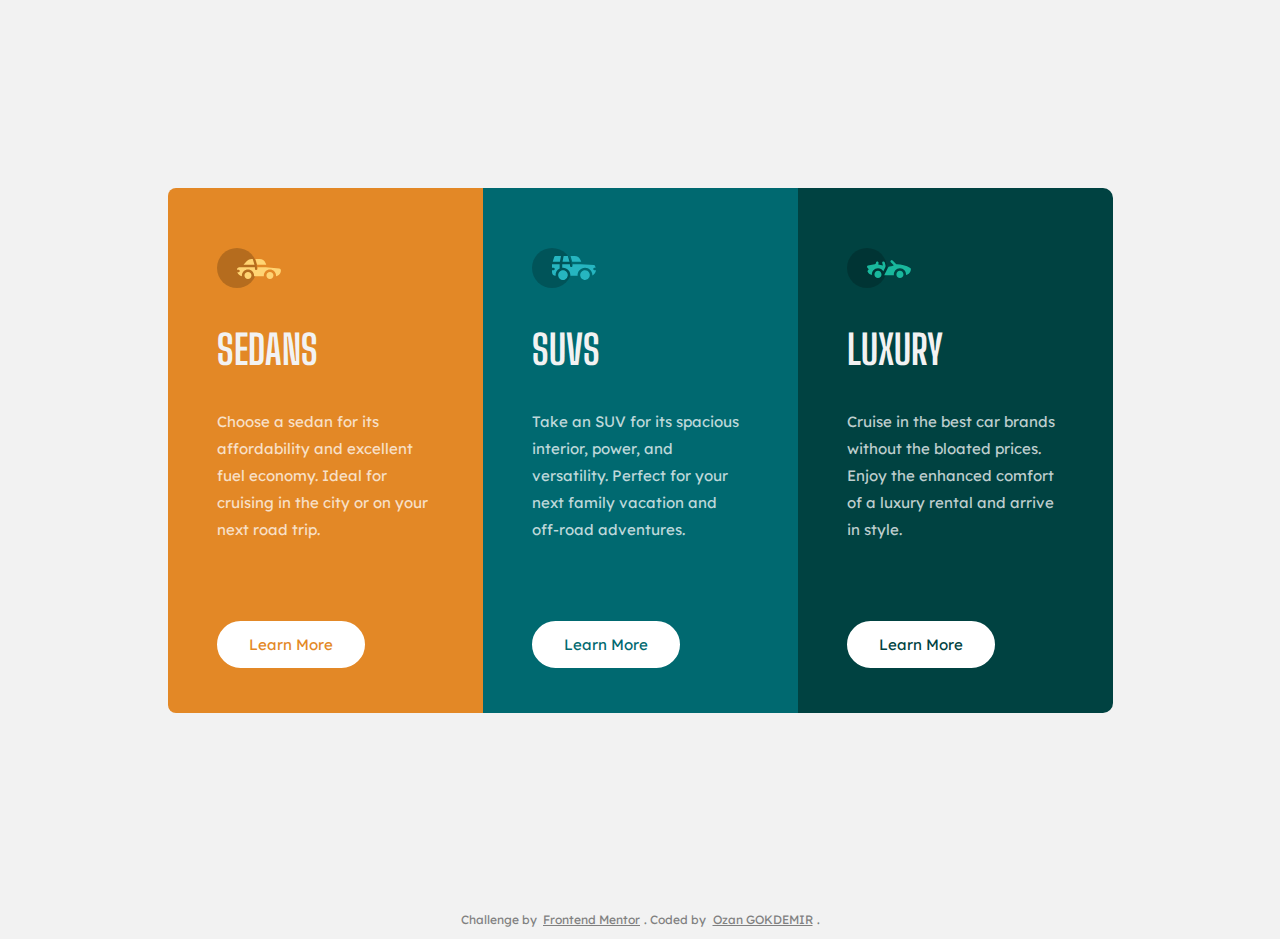
<file: index.html>
<!DOCTYPE html>

<html lang="en">

<head>
  <meta charset="UTF-8">
  <meta name="viewport" content="width=device-width, initial-scale=1.0"> <!-- displays site properly based on user's device -->
  <link rel="icon" type="image/png" sizes="32x32" href="./images/favicon-32x32.png">
  <link rel="stylesheet" href="style.css">
  
  <title>Frontend Mentor | 3-column preview card component</title>
  
  <link rel="preconnect" href="https://fonts.googleapis.com">
  <link rel="preconnect" href="https://fonts.gstatic.com" crossorigin>
  <link href="https://fonts.googleapis.com/css2?family=Lexend+Deca&display=swap" rel="stylesheet">
  <link href="https://fonts.googleapis.com/css2?family=Big+Shoulders+Display:wght@700&display=swap" rel="stylesheet">
</head>

<body>
	<main class="l-bloc-page">
	
		<h1 class="sr-only">Frontend Mentor car collections examples</h1>
		
		<section class="l-frame l-frame-sedans">
			<div class="ico"><img class="ico-sedans" src="./images/icon-sedans.svg" alt="Sedans"></div>
			<h2 class="subtitle subtitle-sedans">Sedans</h2>
			<p>Choose a sedan for its affordability and excellent fuel economy. Ideal for cruising in the city or on
			your next road trip.</p>
			<a href="#" class="btn btn-learn-more">Learn More</a>
		</section>
		  
		<section class="l-frame l-frame-suvs">
			<div class="ico"><img class="ico-suvs" src="./images/icon-suvs.svg" alt="SUVs"></div>
			<h2 class="subtitle subtitle-suvs">SUVs</h2>
			<p>Take an SUV for its spacious interior, power, and versatility. Perfect for your next family vacation
			and off-road adventures.</p>
			<a href="#" class="btn btn-learn-more">Learn More</a>
		</section>
		  
		<section class="l-frame l-frame-luxury">
			<div class="ico"><img class="ico-luxury" src="./images/icon-luxury.svg" alt="Luxury"></div>
			<h2 class="subtitle subtitle-luxury">Luxury</h2>
			<p>Cruise in the best car brands without the bloated prices. Enjoy the enhanced comfort of a luxury 
			rental and arrive in style.</p>
			<a href="#" class="btn btn-learn-more">Learn More</a>
		</section>
	
	</main>
  
	<footer class="l-attribution">
			<p>Challenge by <a href="https://www.frontendmentor.io?ref=challenge" target="_blank" data-text="Frontend Mentor">Frontend Mentor</a>.
			Coded by <a href="https://github.com/ozangokdemir" data-text="Ozan GOKDEMIR">Ozan GOKDEMIR</a>.</p>
	</footer>
</body>

</html>
</file>
<file: style.css>
:root {
	--bright-orange: hsl(31, 77%, 52%);
	--dark-cyan: hsl(184, 100%, 22%);
	--very-dark-cyan: hsl(179, 100%, 13%);
	--transparent-white: hsla(0, 0%, 100%, 0.75);
	--very-light-grey: hsl(0, 0%, 95%);
	
	--body-copy-font-size: 15px;
}

/*SCREEN READERS ONLY FCT*/
.sr-only {
	position: absolute;
	width: 1px;
	height: 1px;
	padding: 0;
	margin: -1px;
	overflow: hidden;
	clip: rect(0, 0, 0, 0);
	white-space: nowrap; /* added line */
	border: 0;
}

/*GLOBAL*/

body {
	margin: 0;
	padding: 0;
	
	background: var(--very-light-grey);
	color: white;
	
	font-size: var(--body-copy-font-size);
}

.l-attribution {
	color: grey;
	text-align: center;
	
	font-family: 'Lexend Deca', sans-serif;
	font-size: .8em;
}

/*CENTRAGE*/

.l-bloc-page {
	display: flex;
	justify-content: center;
	align-items: center;
	min-height: 100vh;
}

.l-frame {
	position: relative;
	box-sizing: border-box;
	width: 21em;
	height: 35em;
	padding: 4em 3.6em 4em 3.3em;
}


/*//MODULES//*/

/*FRAMES*/

.l-frame .subtitle {
	color: var(--very-light-grey);
	
	font-family: 'Big Shoulders Display', cursive;
	font-weight: 700;
	font-size: 2.7em;
	text-transform: uppercase;
}

.l-frame p {
	box-sizing: border-box;
	
	color: var(--transparent-white);
	
	font-family: 'Lexend Deca', sans-serif;
	font-weight: 400;
	line-height: 1.8em;
}

.l-frame-sedans {
	background: var(--bright-orange);
	
	border-radius: 8px 0 0 8px;
}

.l-frame-suvs {
	background: var(--dark-cyan);
}

.l-frame-luxury {
	background: var(--very-dark-cyan);
	
	border-radius: 0 10px 10px 0;
}

/*BUTTONS*/

.btn-learn-more {
	position: absolute;
	bottom: 3em;
	
	background: white;
	color: inherit;
	
	border: solid white 2px;
	border-radius : 30px;
	padding: .8em 2em .8em 2em;
	
	font-family: 'Lexend Deca', sans-serif;
	text-decoration: none;
}

.l-frame-sedans .btn-learn-more {
	color: var(--bright-orange);
}

.l-frame-suvs .btn-learn-more {
	color: var(--dark-cyan);
}

.l-frame-luxury .btn-learn-more {
	color: var(--very-dark-cyan);
}

.btn-learn-more:hover {
	background: transparent;
	color: white;
	
	cursor: pointer;
}

/*FOOTER LINKS*/

.l-attribution a {
	display: inline-flex;
	flex-direction: column;
}

.l-attribution a:link,  .l-attribution a:visited{
	color: inherit;
}

.l-attribution a:hover {
	font-weight: bold;
}

.l-attribution a::before {
	content: attr(data-text);
	visibility: hidden;
	
	height: 0;
	
	font-weight: bold;
}


/*RESPONSIVE*/
@media (max-width: 760px ) { 

	.l-bloc-page {
		height: auto;
		flex-direction: column;
		align-items: center;
	}
	
	.l-frame{
		top: 4em;
		width: 21.8em;
		height: 30em;
		padding: 3em 3em 3em 3.3em;
	}
		
	.l-frame .subtitle {font-size: 2.6em}
	
	.l-frame-sedans{border-radius: 10px 10px 0 0}
	
	.l-frame-luxury{border-radius: 0 0 10px 10px}
	
	.l-attribution {
		position: relative;
		top: 5em;
	}
}
</file>
